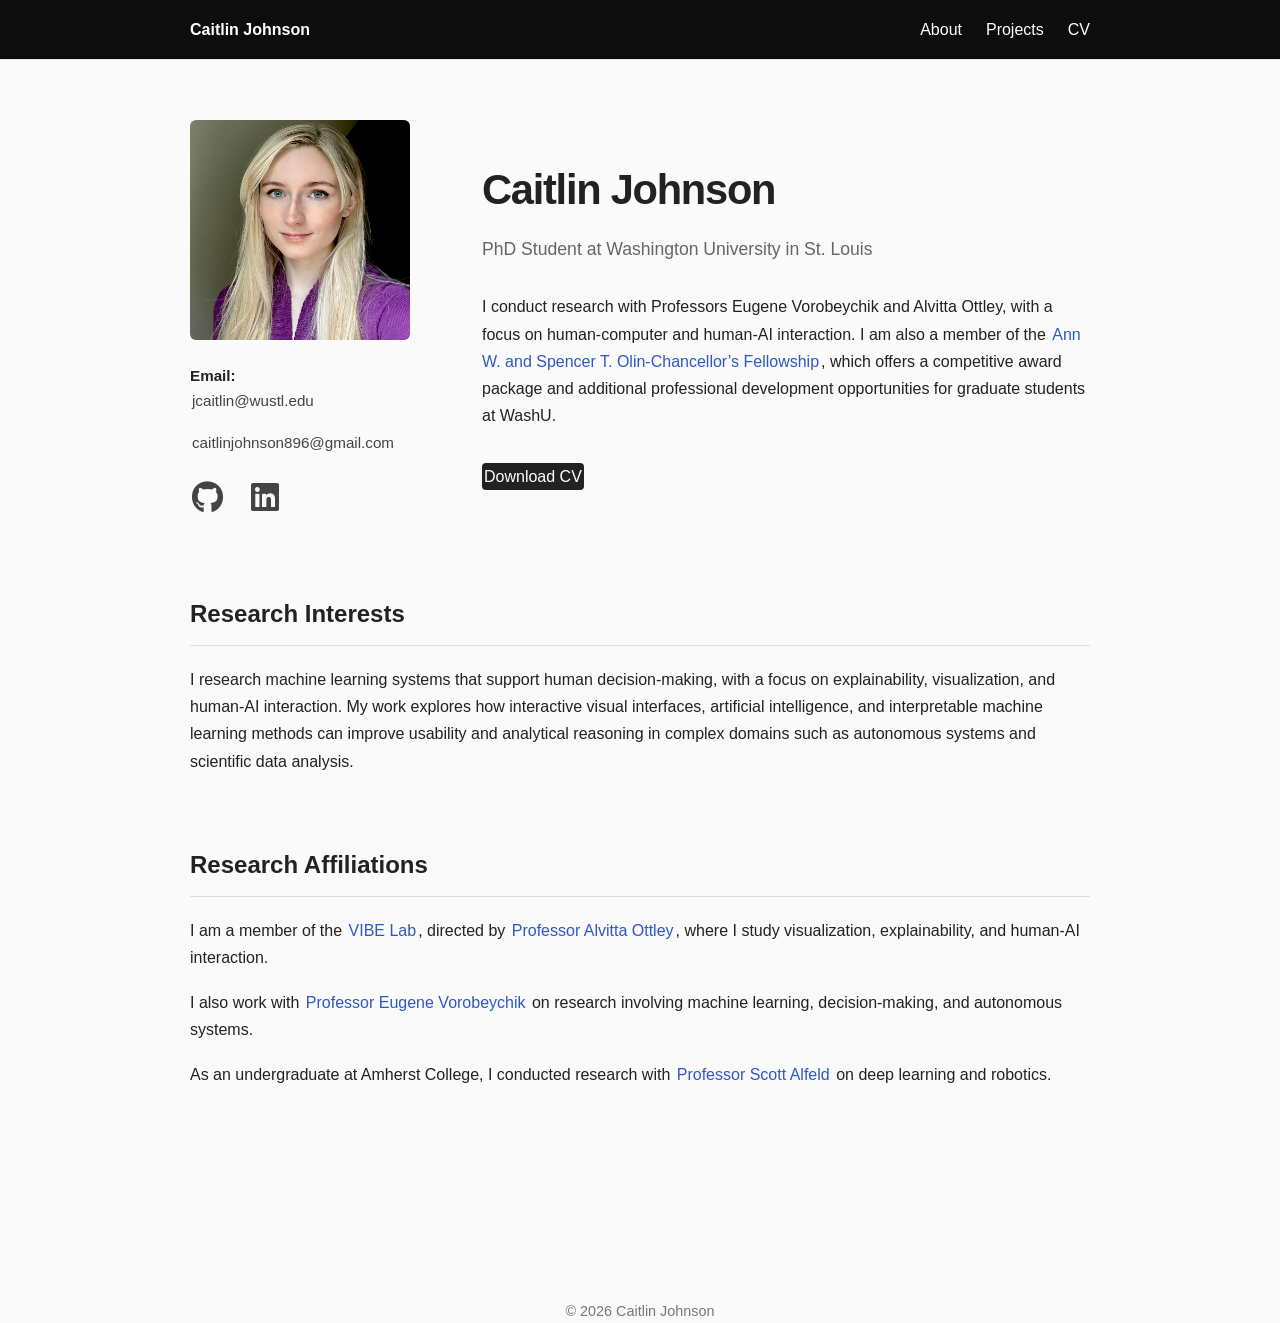
<file: index.html>
<!DOCTYPE html>
<html lang="en">
<head>
  <meta charset="UTF-8" />
  <meta name="viewport" content="width=device-width, initial-scale=1.0" />
  <title>Caitlin Johnson | Research Portfolio</title>

  <link rel="stylesheet" href="style.css">

  <!-- Font Awesome -->
  <link rel="stylesheet"
        href="https://cdnjs.cloudflare.com/ajax/libs/font-awesome/6.5.1/css/all.min.css">
</head>

<body>

  <nav class="navbar">
    <div class="nav-container">
      <a class="nav-logo" href="index.html">Caitlin Johnson</a>

      <div class="nav-links">
        <a href="index.html">About</a>
        <a href="projects.html">Projects</a>
        <a href="cv.html">CV</a>
      </div>
    </div>
  </nav>

  <div class="container">

    <section class="hero">

      <!-- LEFT COLUMN -->
      <div class="hero-left">
        <img
          src="images/profile.jpg"
          alt="Profile photo"
          class="profile-image"
        >

        <div class="contact-card">
          <p>
            <strong>Email:</strong><br>
            <a href="mailto:jcaitlin@wustl.edu">jcaitlin@wustl.edu</a>
          </p>

          <p>
            <a href="mailto:caitlinjohnson896@gmail.com">
              caitlinjohnson896@gmail.com
            </a>
          </p>

          <div class="social-icons">

            <a
              href="https://github.com/catac0mb"
              target="_blank"
              class="github-icon"
              aria-label="GitHub"
            >
              <i class="fa-brands fa-github"></i>
            </a>

            <a
              href="https://www.linkedin.com/in/caitlin-johnson-44051b241"
              target="_blank"
              class="linkedin-icon"
              aria-label="LinkedIn"
            >
              <i class="fa-brands fa-linkedin"></i>
            </a>

          </div>
        </div>
      </div>

      <!-- RIGHT COLUMN -->
      <div class="hero-text">

        <h1>Caitlin Johnson</h1>

        <div class="subtitle">
          PhD Student at Washington University in St. Louis
        </div>

        <p class="hero-paragraph">
          I conduct research with Professors Eugene Vorobeychik and Alvitta Ottley,
          with a focus on human-computer and human-AI interaction. I am also a member
          of the
          <a href="https://provost.washu.edu/vpge/fellowships-funding-and-support/the-ann-w-and-spencer-t-olin-chancellors-fellowship/"
             target="_blank">
            Ann W. and Spencer T. Olin-Chancellor’s Fellowship</a>,
          which offers a competitive award package and additional professional development
          opportunities for graduate students at WashU.
        </p>

        <a class="button" href="files/Caitlin_Johnson_CV.pdf" download>
          Download CV
        </a>

      </div>

    </section>

    <section>
      <h2>Research Interests</h2>
      <p>
        I research machine learning systems that support human decision-making,
        with a focus on explainability, visualization, and human-AI interaction.
        My work explores how interactive visual interfaces, artificial intelligence,
        and interpretable machine learning methods can improve usability and analytical
        reasoning in complex domains such as autonomous systems and scientific data analysis.
      </p>
    </section>

    <section>
      <h2>Research Affiliations</h2>

      <p>
        I am a member of the
        <a href="https://visualdata.wustl.edu/" target="_blank">VIBE Lab</a>,
        directed by
        <a href="https://alvitta.com/" target="_blank">Professor Alvitta Ottley</a>,
        where I study visualization, explainability, and human-AI interaction.
      </p>

      <p>
        I also work with
        <a href="https://engineering.washu.edu/faculty/Yevgeniy-Vorobeychik.html"
           target="_blank">
          Professor Eugene Vorobeychik</a>
        on research involving machine learning, decision-making, and autonomous systems.
      </p>

      <p>
        As an undergraduate at Amherst College, I conducted research with
        <a href="https://salfeld.github.io/" target="_blank">
          Professor Scott Alfeld</a>
        on deep learning and robotics.
      </p>
    </section>

  </div>

  <footer>
    © 2026 Caitlin Johnson
  </footer>

</body>
</html>
</file>
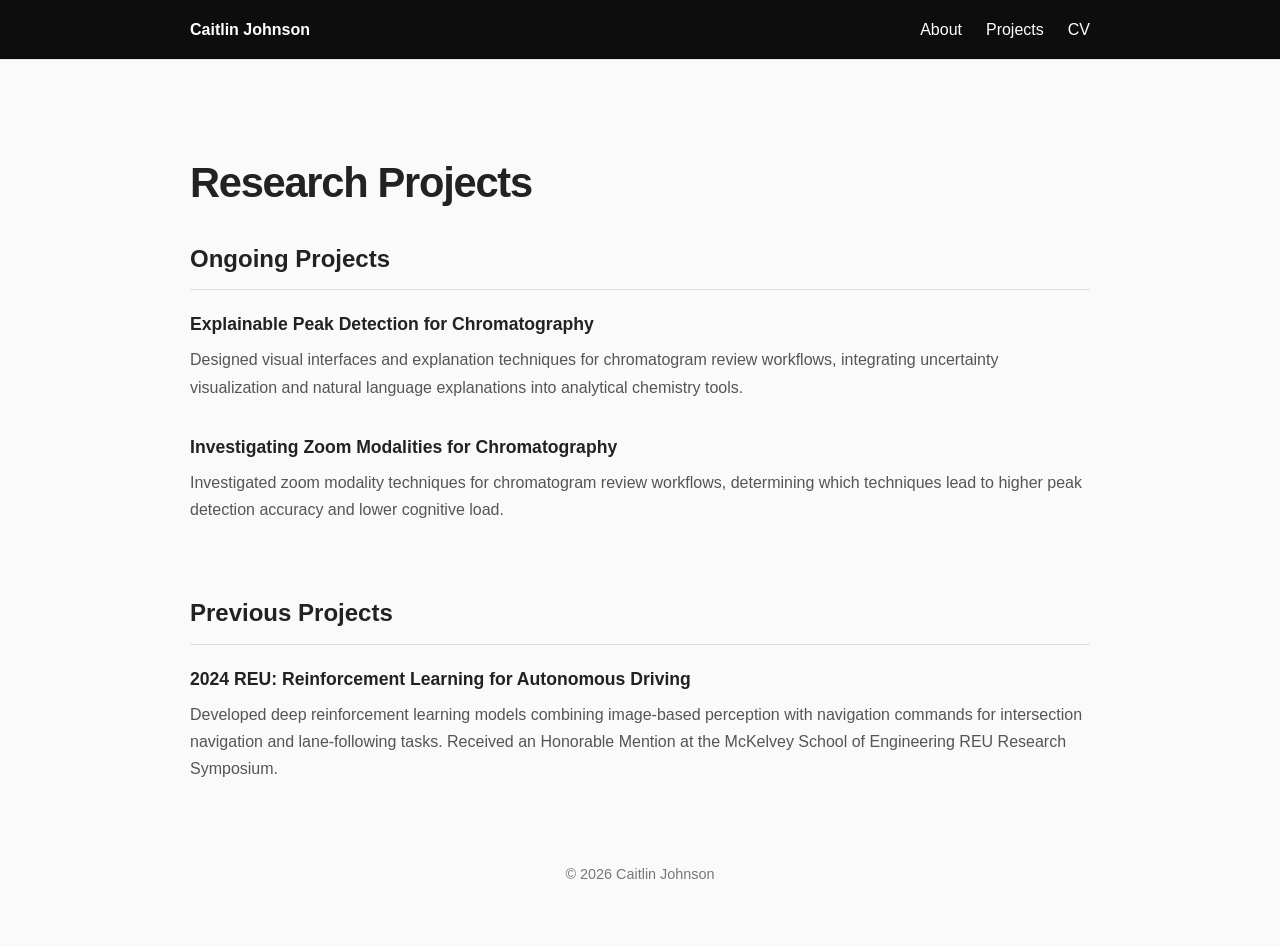
<file: projects.html>
<!DOCTYPE html>
<html lang="en">
<head>
  <meta charset="UTF-8">
  <meta name="viewport" content="width=device-width, initial-scale=1.0">
  <title>projects | Caitlin Johnson</title>

  <link rel="stylesheet" href="style.css">
</head>

<body>

  <nav class="navbar">
    <div class="nav-container">
      <a class="nav-logo" href="index.html">Caitlin Johnson</a>

      <div class="nav-links">
        <a href="index.html">About</a>
        <a href="projects.html">Projects</a>
        <a href="cv.html">CV</a>
      </div>
    </div>
  </nav>

  <div class="container">
   <h1>Research Projects</h1>
    
   <section>
      <h2>Ongoing Projects</h2>

      <div class="project">
        <div class="project-title">
          Explainable Peak Detection for Chromatography
        </div>

        <div class="project-description">
          Designed visual interfaces and explanation techniques for chromatogram
          review workflows, integrating uncertainty visualization and natural
          language explanations into analytical chemistry tools.
        </div>
      </div>

      <div class="project">
        <div class="project-title">
          Investigating Zoom Modalities for Chromatography
        </div>

        <div class="project-description">
          Investigated zoom modality techniques for chromatogram
          review workflows, determining which techniques lead to higher peak detection 
          accuracy and lower cognitive load.
        </div>
      </div>

    </section>
    
    <section>
      <h2>Previous Projects</h2>

      <div class="project">
        <div class="project-title">
          2024 REU: Reinforcement Learning for Autonomous Driving
        </div>

        <div class="project-description">
          Developed deep reinforcement learning models combining image-based
          perception with navigation commands for intersection navigation
          and lane-following tasks.

          Received an Honorable Mention at the McKelvey School of Engineering REU Research Symposium.
        </div>
        
      </div>

      
    </section>

    <footer>
      © 2026 Caitlin Johnson
    </footer>

  </div>


</body> 
</html>
</file>
<file: style.css>
/* =========================
   NAVBAR
========================= */

.navbar {
  position: sticky;
  top: 0;
  background-color: rgba(0,0,0,0.95);
  backdrop-filter: blur(10px);
  border-bottom: 1px solid #e5e5e5;
  z-index: 1000;
}

.nav-container {
  max-width: 900px;
  margin: 0 auto;
  padding: 16px 24px;

  display: flex;
  justify-content: space-between;
  align-items: center;
}

.nav-logo {
  font-weight: 600;
  font-size: 1rem;
  text-decoration: none;
  color: #fff;
}

.nav-links {
  display: flex;
  gap: 24px;
}

.nav-links a {
  text-decoration: none;
  color: #fff;
  transition: color 0.2s ease;
}

.nav-links a:hover {
  color: #ededed;
}


/* =========================
   BASE
========================= */

body {
  margin: 0;
  font-family: -apple-system, BlinkMacSystemFont, "Segoe UI", Roboto, sans-serif;
  background-color: #fafafa;
  color: #222;
  line-height: 1.7;
}

.container {
  max-width: 900px;
  margin: 0 auto;
  padding: 60px 24px;
}


/* =========================
   HERO LAYOUT
========================= */

.hero {
  display: flex;
  gap: 2rem;
  align-items: flex-start;
}

.hero-left {
  width: 260px;
  flex-shrink: 0;
}

.profile-image {
  width: 220px;
  height: 220px;
  border-radius: 6px;
  display: block;
  background: #fff;
}

.hero-text {
  flex: 1;
}


/* =========================
   CONTACT + SOCIAL ICONS
========================= */

.contact-card {
  margin-top: 1.5rem;
  font-size: 0.95rem;
  line-height: 1.6;
}

.contact-card a {
  color: #444;
  text-decoration: none;
  transition: color 0.2s ease;
}

.contact-card a:hover {
  color: #111;
  text-decoration: none;
}

.social-icons {
  display: flex;
  gap: 1.5rem;
  margin-top: 1rem;
}

.social-icons a {
  font-size: 2rem;
  color: #444;
  text-decoration: none;
  transition: color 0.2s ease, transform 0.2s ease;
}

.social-icons a:hover {
  transform: translateY(-2px);
}

.github-icon:hover {
  color: #000;
}

.linkedin-icon:hover {
  color: #0077b5;
}


/* =========================
   LINKS (GLOBAL CONSISTENT STYLE)
   NO UNDERLINES ANYWHERE
========================= */

.hero-text a,
section a {
  color: #2f57c6;
  text-decoration: none;
  padding: 0 2px;
  border-radius: 4px;
  transition: all 0.2s ease;
}

.hero-text a:hover,
section a:hover {
  background-color: rgba(47, 87, 198, 0.10);
  color: #1f3f99;
}


/* =========================
   BUTTON
========================= */

.button {
  display: inline-block;
  padding: 14px 22px;
  background: #222;
  color: white !important;
  text-decoration: none !important;
  border-radius: 8px;
  margin-top: 1rem;
}

.button:hover {
  background: #444;
}


/* =========================
   TYPOGRAPHY
========================= */

h1 {
  font-size: 2.6rem;
  margin-bottom: 10px;
  font-weight: 600;
  letter-spacing: -0.03em;
}

.subtitle {
  font-size: 1.1rem;
  color: #666;
  margin-bottom: 28px;
}

p {
  margin-bottom: 18px;
}

section {
  margin-bottom: 70px;
}

h2 {
  font-size: 1.5rem;
  margin-bottom: 20px;
  font-weight: 600;
  border-bottom: 1px solid #ddd;
  padding-bottom: 10px;
}


/* =========================
   PROJECTS + FOOTER
========================= */

.project {
  margin-bottom: 32px;
}

.project-title {
  font-size: 1.1rem;
  font-weight: 600;
  margin-bottom: 6px;
}

.project-description {
  color: #555;
}

footer {
  margin-top: 80px;
  color: #777;
  font-size: 0.9rem;
  text-align: center;
}


/* =========================
   RESPONSIVE
========================= */

@media (max-width: 700px) {
  .hero {
    flex-direction: column;
    align-items: flex-start;
  }

  .profile-image {
    width: 180px;
    height: 180px;
  }

  h1 {
    font-size: 2.1rem;
  }
}

a,
a:visited,
a:hover,
a:active {
  text-decoration: none !important;
}
</file>
